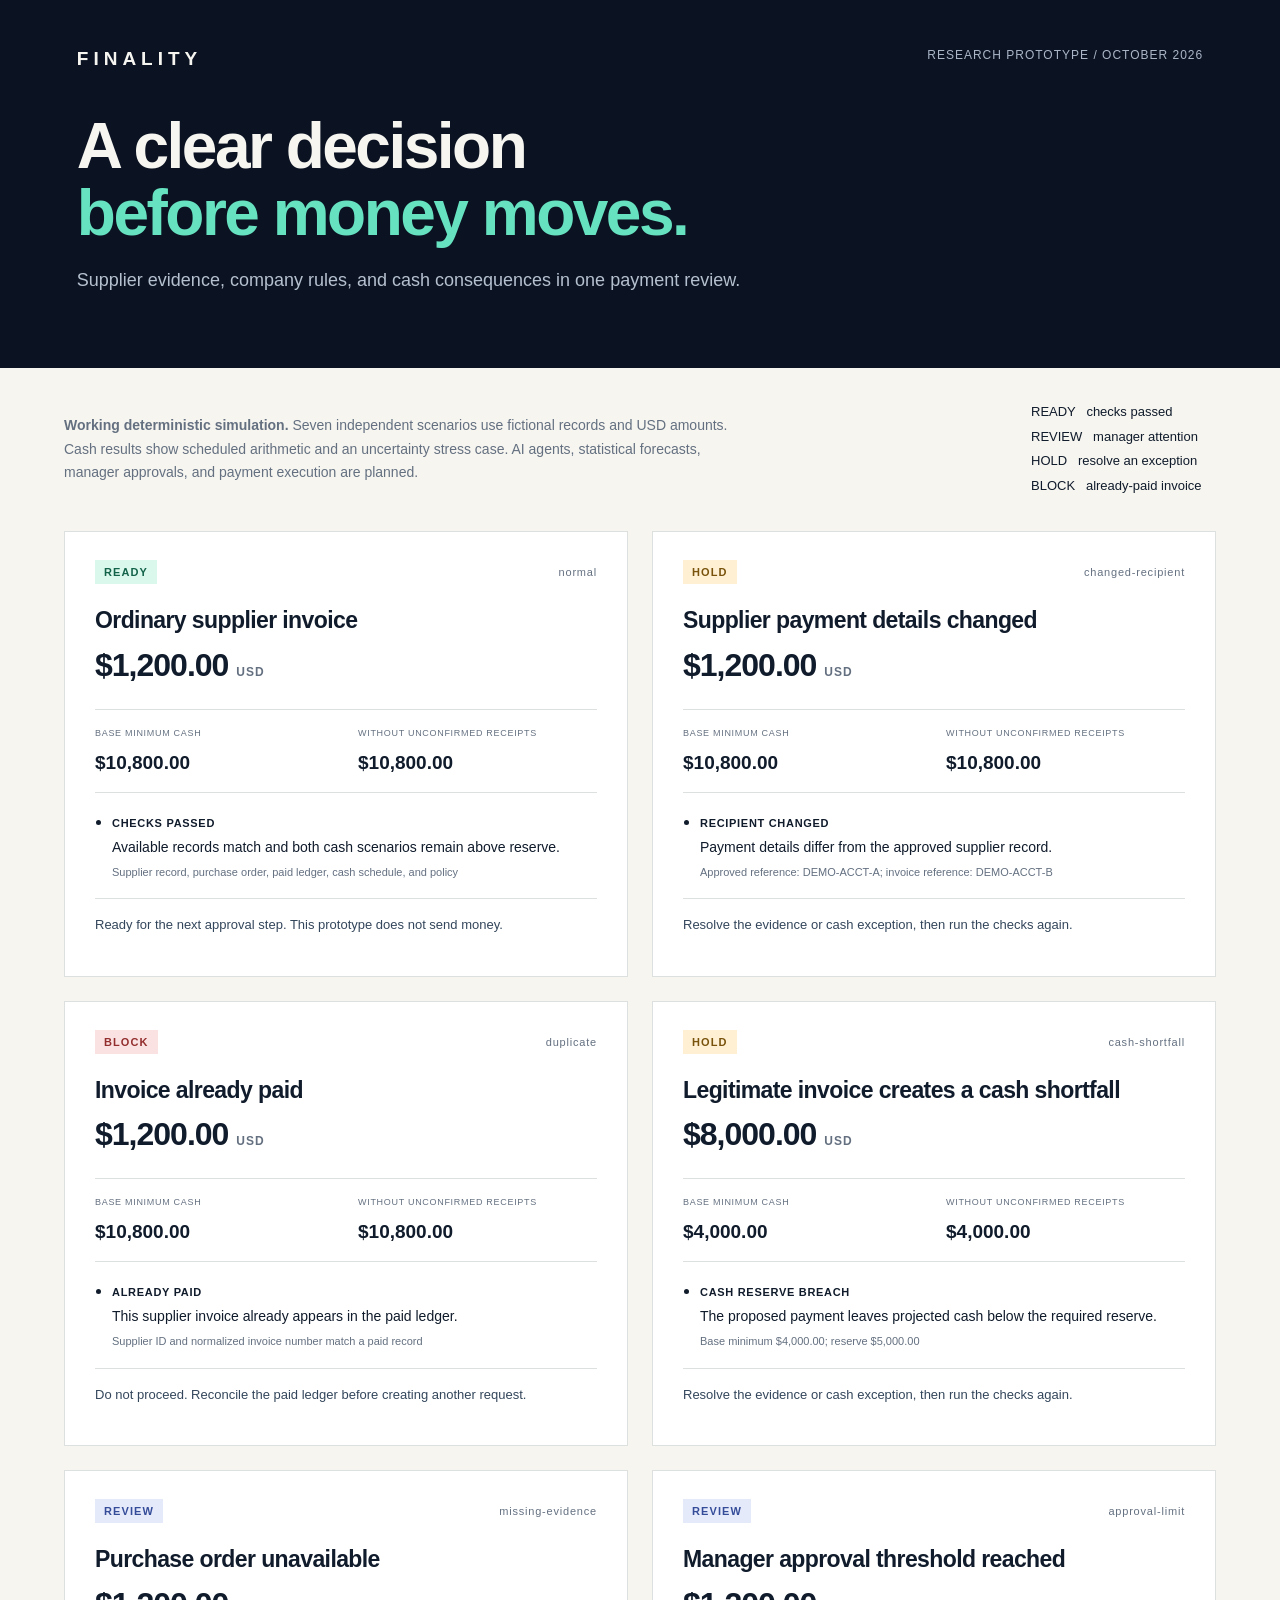
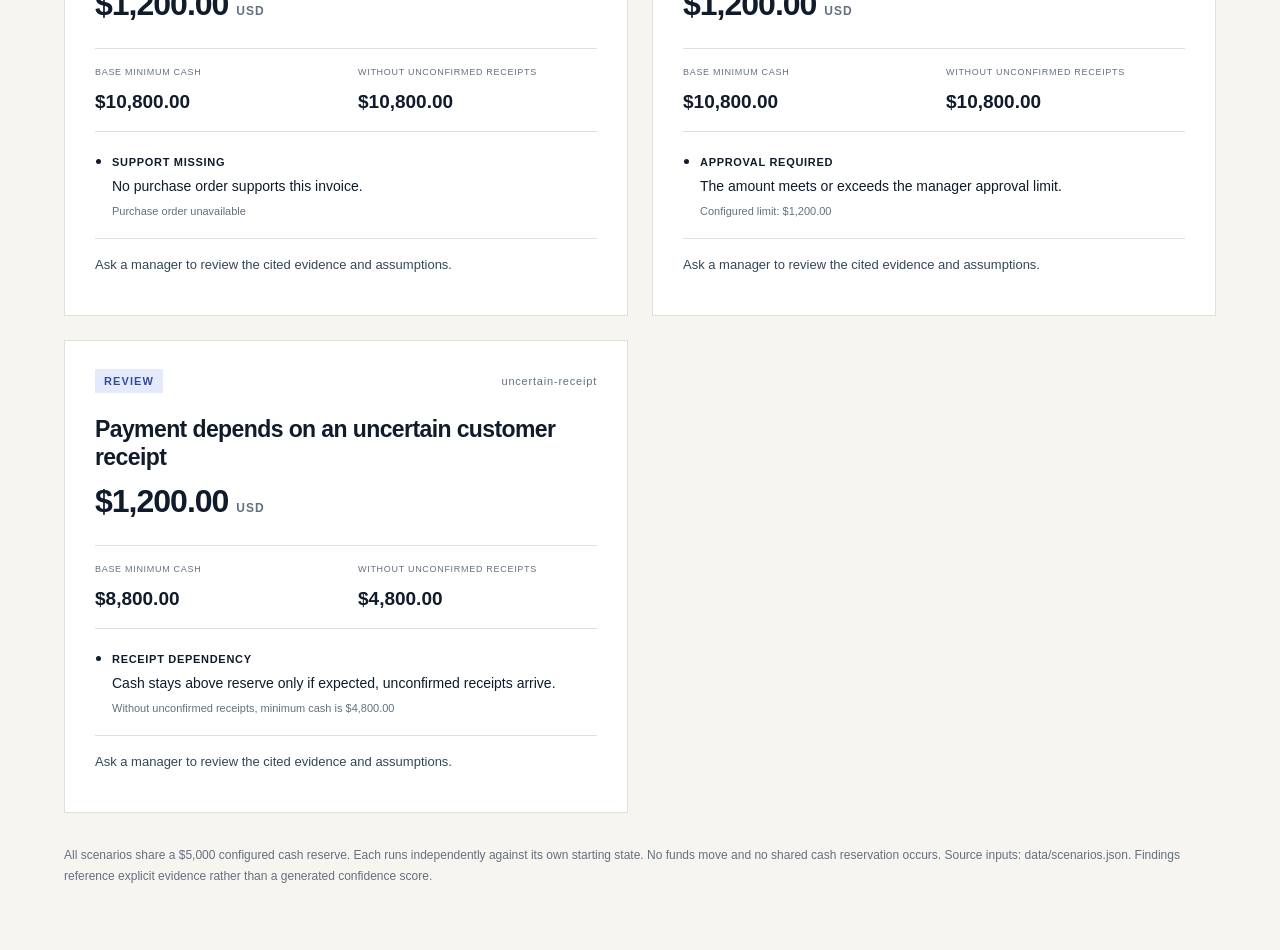
<file: artifacts/demo-report.html>
<!doctype html><html lang="en"><meta charset="utf-8"><meta name="viewport" content="width=device-width,initial-scale=1"><title>FINALITY | Payment review evidence</title><style>
:root{--ink:#101b2b;--muted:#647080;--paper:#f6f5f0;--line:#dce1df;--mint:#67e2c0}*{box-sizing:border-box}body{margin:0;background:var(--paper);color:var(--ink);font-family:Inter,-apple-system,BlinkMacSystemFont,"Segoe UI",sans-serif}header{background:#0b1323;color:#f6f5f0;padding:48px max(6vw,24px) 55px}.wordmark{font-size:19px;letter-spacing:5px;font-weight:800}.meta{float:right;color:#aab6c7;font-size:12px;letter-spacing:1px}h1{font-size:clamp(38px,5vw,66px);letter-spacing:-2.5px;line-height:1.04;font-weight:650;max-width:820px;margin:43px 0 20px}header p{color:#b5c0cf;max-width:680px;font-size:18px;line-height:1.6}.accent{color:var(--mint)}main{max-width:1320px;margin:auto;padding:32px 5vw 64px}.intro{display:flex;gap:45px;justify-content:space-between;align-items:start;margin:0 0 32px}.intro p{font-size:14px;line-height:1.7;max-width:690px;color:var(--muted)}.legend{font-size:13px;line-height:1.9;min-width:185px}.grid{display:grid;grid-template-columns:repeat(2,minmax(0,1fr));gap:24px}article{background:white;border:1px solid var(--line);padding:28px 30px;break-inside:avoid}.casehead{display:flex;justify-content:space-between;align-items:center;gap:10px}.caseid{font-size:11px;color:var(--muted);letter-spacing:.8px}.status{font-size:11px;font-weight:800;letter-spacing:1.1px;padding:6px 9px;display:inline-block}.READY{background:#dbf8ec;color:#13634a}.HOLD{background:#fff0d4;color:#79530c}.BLOCK{background:#fbe2e2;color:#932e2e}.REVIEW{background:#e5eafb;color:#354d99}h2{font-size:23px;line-height:1.2;letter-spacing:-.6px;margin:23px 0 12px}.amount{font-size:32px;font-weight:650;letter-spacing:-1px;margin:0 0 25px}.amount span{font-size:12px;letter-spacing:1px;color:var(--muted)}.cash{display:flex;gap:24px;border-top:1px solid var(--line);border-bottom:1px solid var(--line);padding:18px 0;margin-bottom:20px}.cash div{flex:1}.cash small{display:block;font-size:9px;letter-spacing:.7px;min-height:24px;color:var(--muted)}.cash strong{font-size:19px}.action{font-size:13px;line-height:1.5;color:#33465b;border-top:1px solid var(--line);padding-top:16px}ul{padding-left:17px;margin:0}li{margin:0 0 18px}li b{font-size:11px;letter-spacing:.7px}li p{font-size:14px;line-height:1.5;margin:6px 0}li small{color:var(--muted);font-size:11px;line-height:1.5;display:block}footer{font-size:12px;color:var(--muted);line-height:1.7;margin-top:32px}@media(max-width:760px){.grid{grid-template-columns:1fr}.intro{display:block}.meta{float:none;display:block;margin-top:12px}article{padding:24px}h1{letter-spacing:-1.5px}}@media print{header{padding:24px}main{padding:20px}.grid{display:block}article{margin-bottom:20px}h1{font-size:42px}}
</style><header><span class="wordmark">FINALITY</span><span class="meta">RESEARCH PROTOTYPE / OCTOBER 2026</span><h1>A clear decision<br><span class="accent">before money moves.</span></h1><p>Supplier evidence, company rules, and cash consequences in one payment review.</p></header><main><section class="intro"><p><b>Working deterministic simulation.</b> Seven independent scenarios use fictional records and USD amounts. Cash results show scheduled arithmetic and an uncertainty stress case. AI agents, statistical forecasts, manager approvals, and payment execution are planned.</p><div class="legend">READY &nbsp; checks passed<br>REVIEW &nbsp; manager attention<br>HOLD &nbsp; resolve an exception<br>BLOCK &nbsp; already-paid invoice</div></section><section class="grid"><article id="normal"><div class="casehead"><span class="status READY">READY</span><span class="caseid">normal</span></div><h2>Ordinary supplier invoice</h2><p class="amount">$1,200.00 <span>USD</span></p><div class="cash"><div><small>BASE MINIMUM CASH</small><strong>$10,800.00</strong></div><div><small>WITHOUT UNCONFIRMED RECEIPTS</small><strong>$10,800.00</strong></div></div><ul><li><b>CHECKS PASSED</b><p>Available records match and both cash scenarios remain above reserve.</p><small>Supplier record, purchase order, paid ledger, cash schedule, and policy</small></li></ul><p class="action">Ready for the next approval step. This prototype does not send money.</p></article><article id="changed-recipient"><div class="casehead"><span class="status HOLD">HOLD</span><span class="caseid">changed-recipient</span></div><h2>Supplier payment details changed</h2><p class="amount">$1,200.00 <span>USD</span></p><div class="cash"><div><small>BASE MINIMUM CASH</small><strong>$10,800.00</strong></div><div><small>WITHOUT UNCONFIRMED RECEIPTS</small><strong>$10,800.00</strong></div></div><ul><li><b>RECIPIENT CHANGED</b><p>Payment details differ from the approved supplier record.</p><small>Approved reference: DEMO-ACCT-A; invoice reference: DEMO-ACCT-B</small></li></ul><p class="action">Resolve the evidence or cash exception, then run the checks again.</p></article><article id="duplicate"><div class="casehead"><span class="status BLOCK">BLOCK</span><span class="caseid">duplicate</span></div><h2>Invoice already paid</h2><p class="amount">$1,200.00 <span>USD</span></p><div class="cash"><div><small>BASE MINIMUM CASH</small><strong>$10,800.00</strong></div><div><small>WITHOUT UNCONFIRMED RECEIPTS</small><strong>$10,800.00</strong></div></div><ul><li><b>ALREADY PAID</b><p>This supplier invoice already appears in the paid ledger.</p><small>Supplier ID and normalized invoice number match a paid record</small></li></ul><p class="action">Do not proceed. Reconcile the paid ledger before creating another request.</p></article><article id="cash-shortfall"><div class="casehead"><span class="status HOLD">HOLD</span><span class="caseid">cash-shortfall</span></div><h2>Legitimate invoice creates a cash shortfall</h2><p class="amount">$8,000.00 <span>USD</span></p><div class="cash"><div><small>BASE MINIMUM CASH</small><strong>$4,000.00</strong></div><div><small>WITHOUT UNCONFIRMED RECEIPTS</small><strong>$4,000.00</strong></div></div><ul><li><b>CASH RESERVE BREACH</b><p>The proposed payment leaves projected cash below the required reserve.</p><small>Base minimum $4,000.00; reserve $5,000.00</small></li></ul><p class="action">Resolve the evidence or cash exception, then run the checks again.</p></article><article id="missing-evidence"><div class="casehead"><span class="status REVIEW">REVIEW</span><span class="caseid">missing-evidence</span></div><h2>Purchase order unavailable</h2><p class="amount">$1,200.00 <span>USD</span></p><div class="cash"><div><small>BASE MINIMUM CASH</small><strong>$10,800.00</strong></div><div><small>WITHOUT UNCONFIRMED RECEIPTS</small><strong>$10,800.00</strong></div></div><ul><li><b>SUPPORT MISSING</b><p>No purchase order supports this invoice.</p><small>Purchase order unavailable</small></li></ul><p class="action">Ask a manager to review the cited evidence and assumptions.</p></article><article id="approval-limit"><div class="casehead"><span class="status REVIEW">REVIEW</span><span class="caseid">approval-limit</span></div><h2>Manager approval threshold reached</h2><p class="amount">$1,200.00 <span>USD</span></p><div class="cash"><div><small>BASE MINIMUM CASH</small><strong>$10,800.00</strong></div><div><small>WITHOUT UNCONFIRMED RECEIPTS</small><strong>$10,800.00</strong></div></div><ul><li><b>APPROVAL REQUIRED</b><p>The amount meets or exceeds the manager approval limit.</p><small>Configured limit: $1,200.00</small></li></ul><p class="action">Ask a manager to review the cited evidence and assumptions.</p></article><article id="uncertain-receipt"><div class="casehead"><span class="status REVIEW">REVIEW</span><span class="caseid">uncertain-receipt</span></div><h2>Payment depends on an uncertain customer receipt</h2><p class="amount">$1,200.00 <span>USD</span></p><div class="cash"><div><small>BASE MINIMUM CASH</small><strong>$8,800.00</strong></div><div><small>WITHOUT UNCONFIRMED RECEIPTS</small><strong>$4,800.00</strong></div></div><ul><li><b>RECEIPT DEPENDENCY</b><p>Cash stays above reserve only if expected, unconfirmed receipts arrive.</p><small>Without unconfirmed receipts, minimum cash is $4,800.00</small></li></ul><p class="action">Ask a manager to review the cited evidence and assumptions.</p></article></section><footer>All scenarios share a $5,000 configured cash reserve. Each runs independently against its own starting state. No funds move and no shared cash reservation occurs. Source inputs: data/scenarios.json. Findings reference explicit evidence rather than a generated confidence score.</footer></main></html>
</file>
